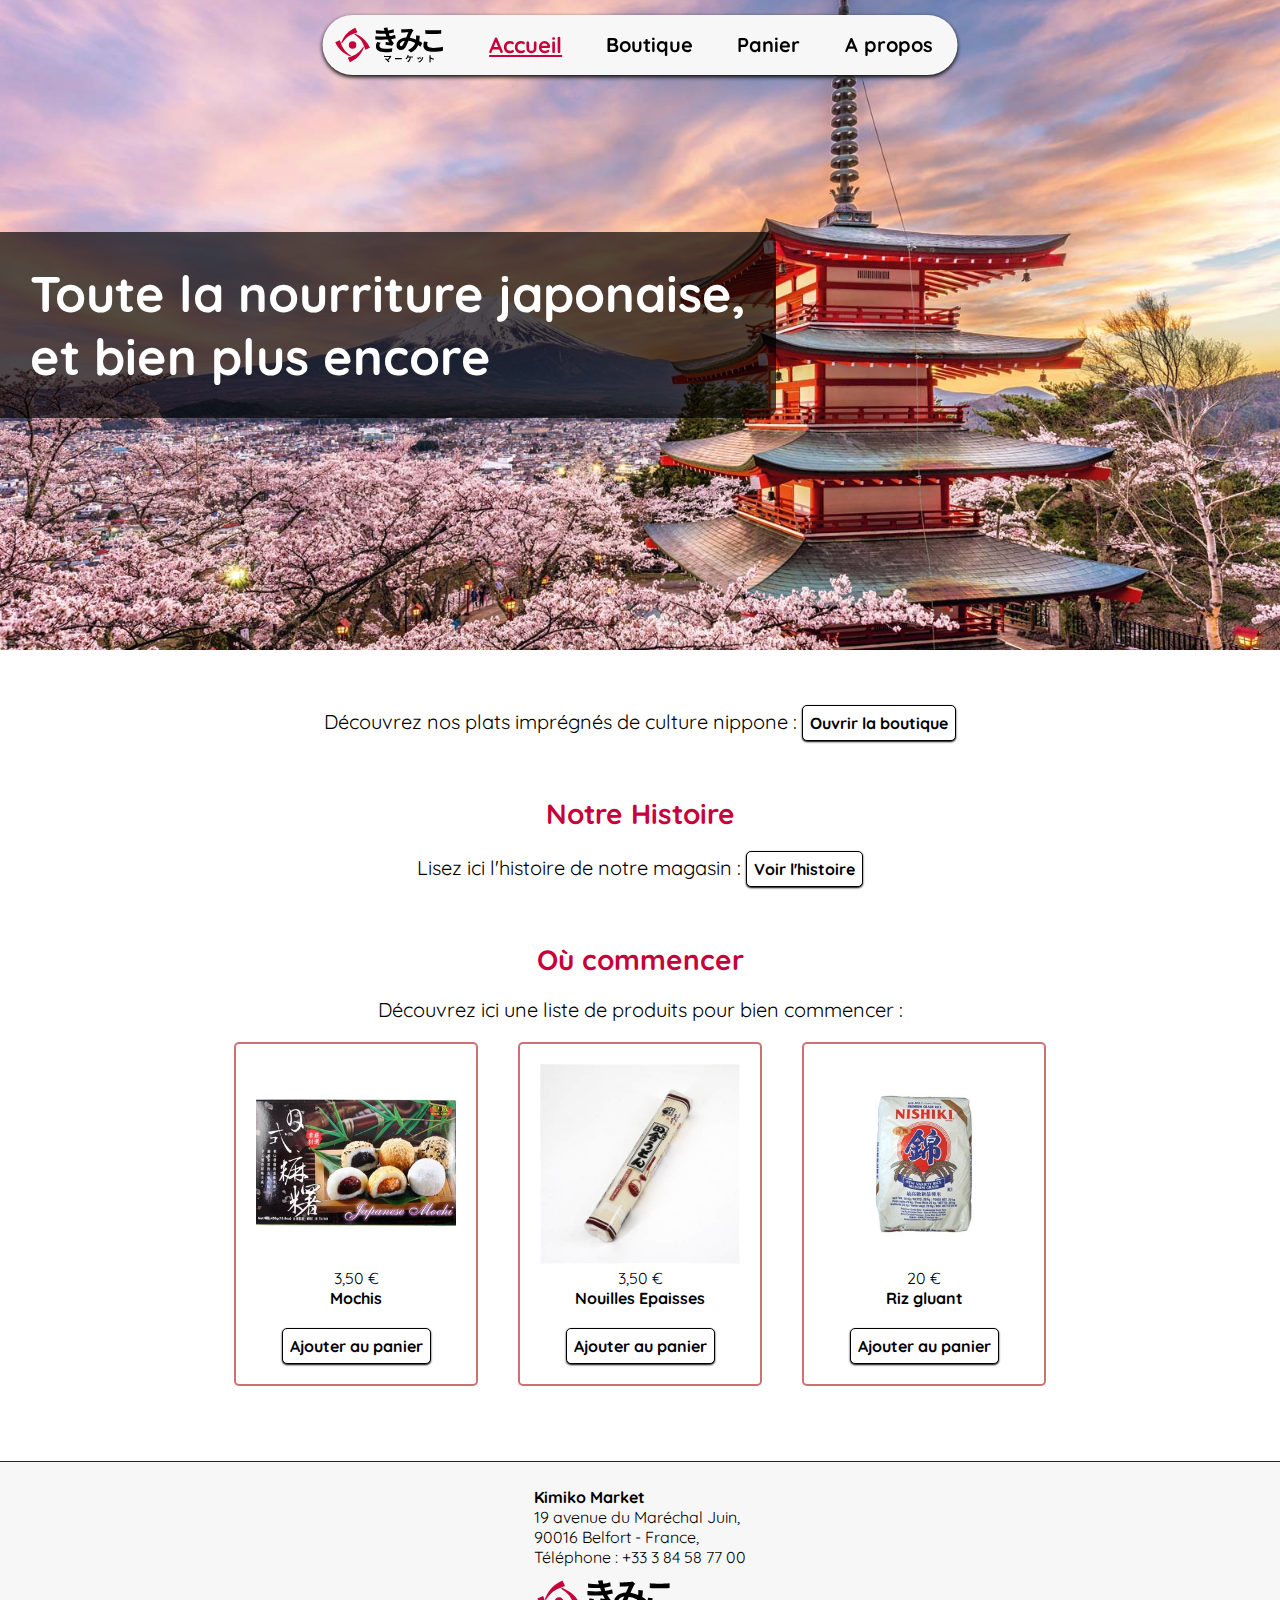
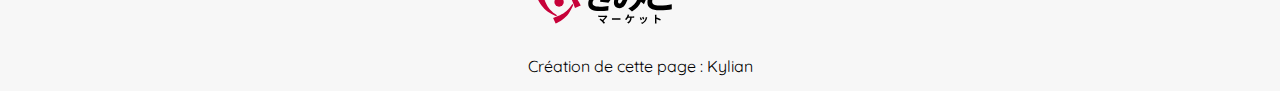
<file: index.html>
<!DOCTYPE html>
<html lang="fr">
<head>
    <meta charset="UTF-8">
    <meta name="viewport" content="width=device-width, initial-scale=1.0">
    <title>Accueil - Kimiko Market</title>
    <link rel="stylesheet" href="header_footer.css">
    <link rel="stylesheet" href="index.css">
    <link rel="preconnect" href="https://fonts.googleapis.com">
    <link rel="preconnect" href="https://fonts.gstatic.com" crossorigin>
    <link rel="icon" href="images/logos/favicon.ico"/>
    <link href="https://fonts.googleapis.com/css2?family=Quicksand:wght@300..700&display=swap" rel="stylesheet">
</head>
<body>
    <header>
        <nav class="nav-bar">
           <ul class="list">
                <li class="elem-list"><a href="index.html" class="links"><img src="images/logos/logo-classic.svg" alt="Logo kimiko market" id="icon"></a></li>
                <li class="elem-list"><a href="index.html" class="links active-page">Accueil</a></li>
                <li class="elem-list"><a href="boutique.html" class="links">Boutique</a></li>
                <li class="elem-list"><a href="panier.html" class="links">Panier</a></li>
                <li class="elem-list"><a href="a_propos.html" class="links">A propos</a></li>
            </ul>
        </nav>
    </header>

    <main>
        <section class="baniere">
            <div class="texte-baniere">
                <h1>Toute la nourriture japonaise,<br>et bien plus encore</h1>
            </div>
        </section>

        <section>
            <ul class="propos_list">
                <li class="propos_elem-list">
                    <div class="text-elem">
                        Découvrez nos plats imprégnés de culture nippone : <a href="boutique.html"><button>Ouvrir la boutique</button></a>
                    </div>
                </li>

                <li class="propos_elem-list">
                    <div class="titre-elem">Notre Histoire</div><br>
                    <div class="text-elem">
                        Lisez ici l'histoire de notre magasin : <a href="a_propos.html"><button>Voir l'histoire</button></a>
                    </div>
                </li>

                <li class="propos_elem-list">
                    <div class="titre-elem">Où commencer</div><br>
                    <div class="text-elem">
                        Découvrez ici une liste de produits pour bien commencer :
                    </div>
                    <div class="grid">            
                        <div class="food-card" id="mochis">
                            <img src="images/boutique/mochis.jpg" alt="mochis">
                            <p>3,50 &#8364;</p>
                            <h4>Mochis</h4><br>
                            <button class="add-to-cart">Ajouter au panier</button>
                        </div>
            
                        <div class="food-card">
                            <img src="images/boutique/nouilles.jpg" alt="mochis">
                            <p>3,50 &#8364;</p>
                            <h4>Nouilles Epaisses</h4><br>
                            <button class="add-to-cart">Ajouter au panier</button>
                        </div>
            
                        <div class="food-card">
                            <img src="images/boutique/riz_gluant.jpg" alt="riz_gluant">
                            <p>20 &#8364;</p>
                            <h4>Riz gluant</h4><br>
                            <button class="add-to-cart">Ajouter au panier</button>
                        </div>
                    </div>
                </li>
            </ul>
        </section>
    </main>

    <footer>
        <ul class="infos">
            <li class="elem_infos">
                <b>Kimiko Market</b><br>
                19 avenue du Maréchal Juin,<br>
                90016 Belfort - France,<br>
                Téléphone : +33 3 84 58 77 00<br>
                <a href="https://github.com/benj-ruy/ProjetDevWeb_C2_G3.github.io"><img src="images/logos/logo-classic.svg" alt="Logo Kimiko Market"></a>
            </li>
        </ul>
        <div class="creation_page">Création de cette page : Kylian</div>
    </footer>
</body>
</html>
</file>
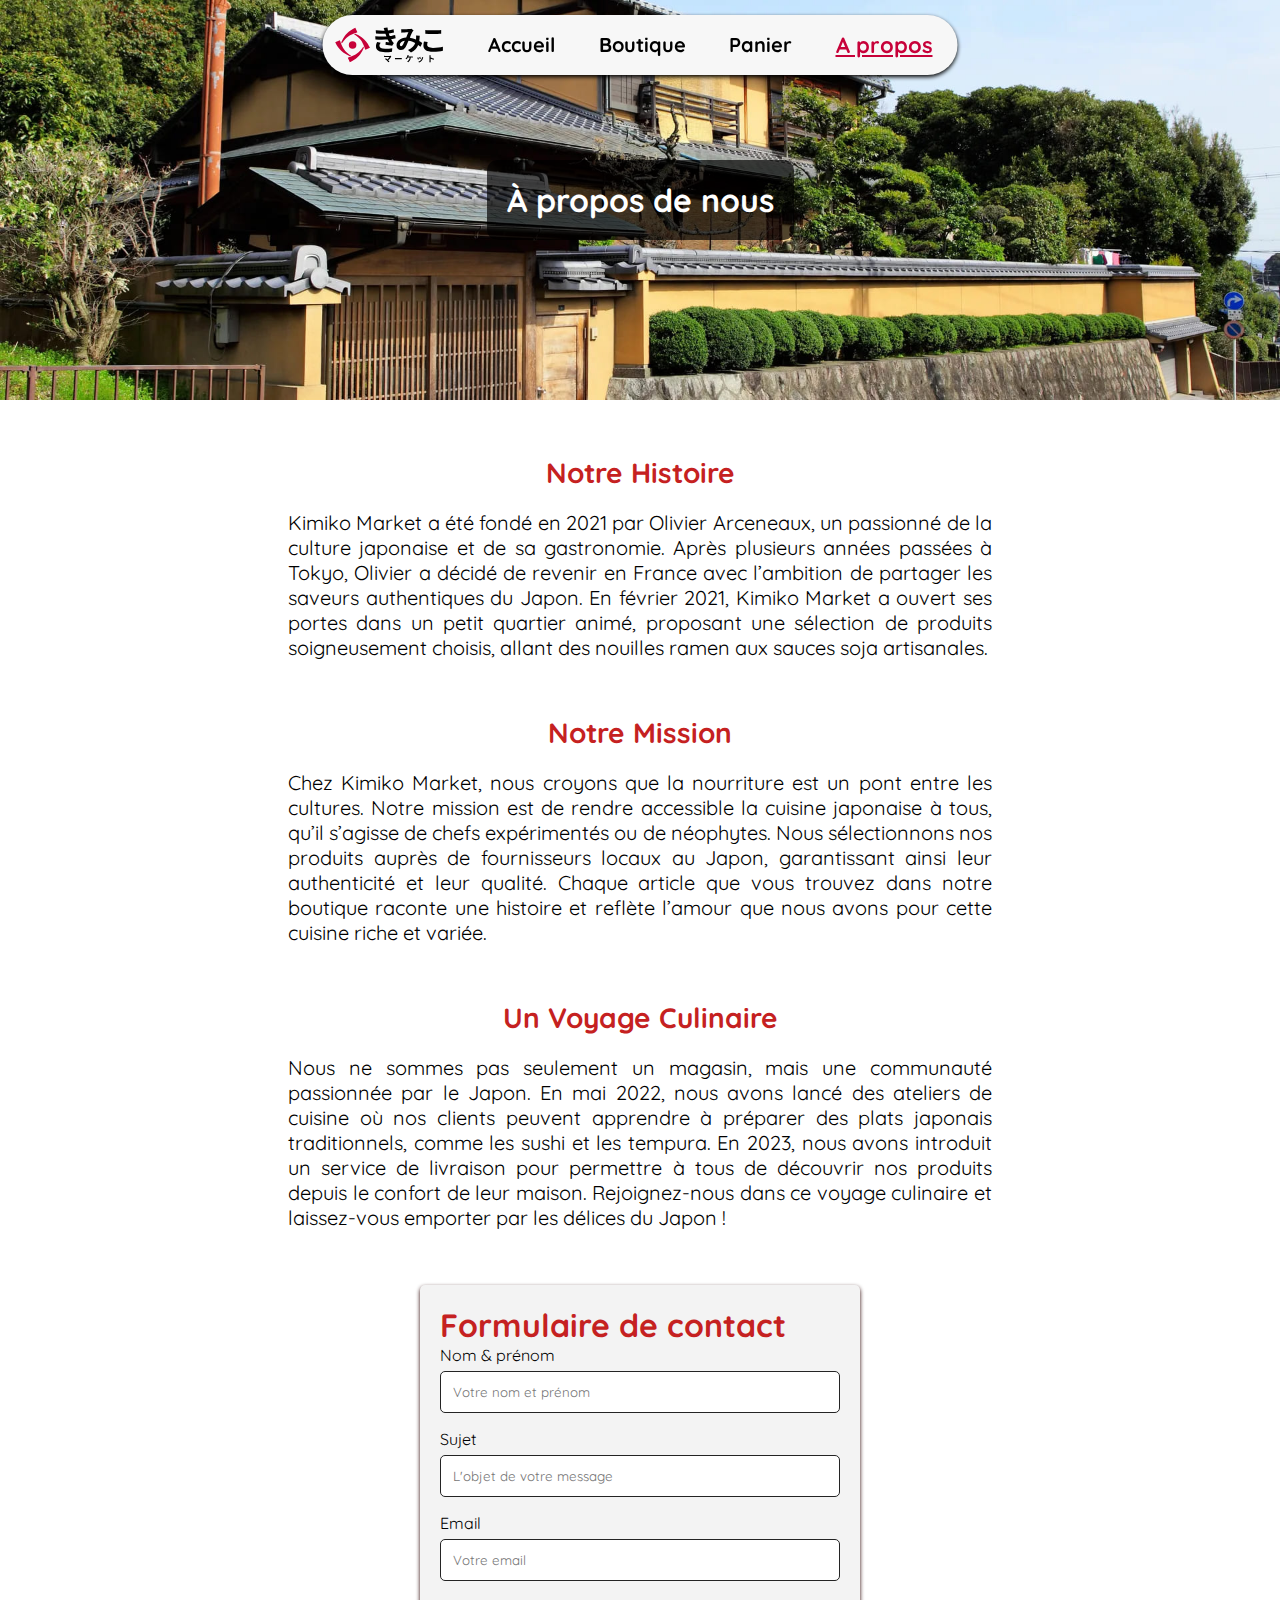
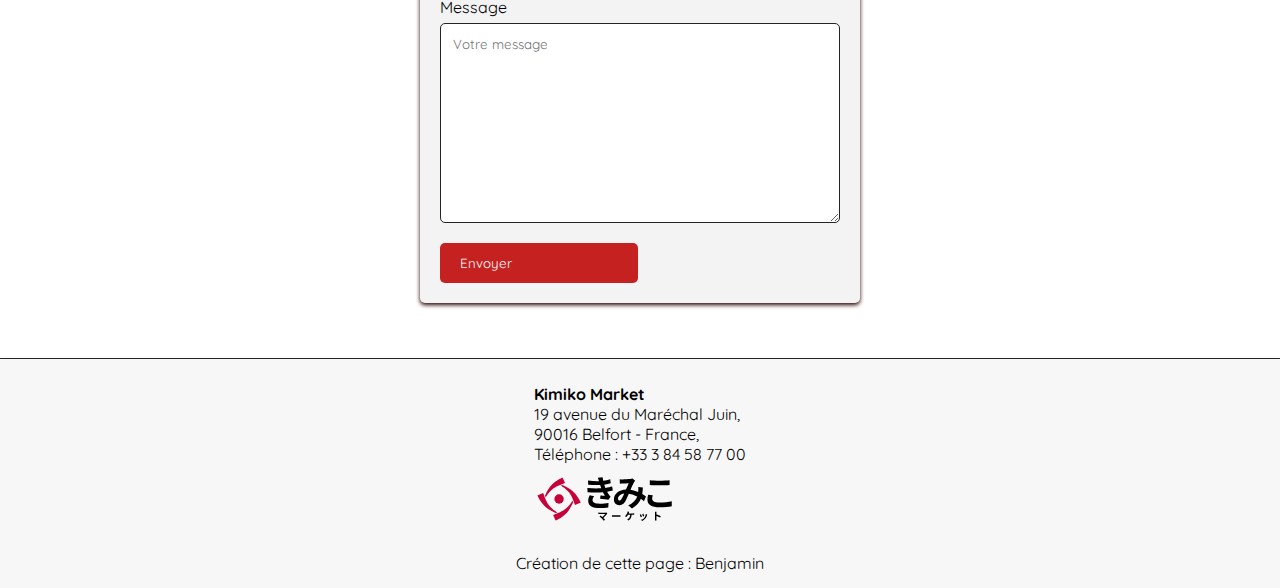
<file: a_propos.html>
<!DOCTYPE html>
<html lang="fr">
<head>
    <meta charset="UTF-8">
    <meta name="viewport" content="width=device-width, initial-scale=1.0">
    <title>À propos - Kimiko Market</title>
    <link rel="stylesheet" href="header_footer.css">
    <link rel="stylesheet" href="a_propos.css">
    <link rel="preconnect" href="https://fonts.googleapis.com">
    <link rel="preconnect" href="https://fonts.gstatic.com" crossorigin>
    <link rel="icon" href="images/logos/favicon.ico"/>
    <link href="https://fonts.googleapis.com/css2?family=Quicksand:wght@300..700&display=swap" rel="stylesheet">
</head>
<body>

    <header>
        <nav class="nav-bar">
           <ul class="list">
                <li class="elem-list"><a href="index.html" class="links"><img src="images/logos/logo-classic.svg" alt="Logo kimiko market" id="icon"></a></li>
                <li class="elem-list"><a href="index.html" class="links">Accueil</a></li>
                <li class="elem-list"><a href="boutique.html" class="links">Boutique</a></li>
                <li class="elem-list"><a href="panier.html" class="links">Panier</a></li>
                <li class="elem-list"><a href="a_propos.html" class="links active-page">A propos</a></li>
            </ul>
        </nav>
    </header>

    <main>

        <div class="baniere">
            <div class="texte-baniere">
                <h1>À propos de nous</h1>
            </div>
        </div>

        <ul class="propos_list">
            <li class="propos_elem-list">
                <div class="titre-elem">Notre Histoire</div><br>
                <div class="text-elem">
                Kimiko Market a été fondé en 2021 par Olivier Arceneaux, un passionné de la culture japonaise et de sa gastronomie.
                 Après plusieurs années passées à Tokyo, Olivier a décidé de revenir en France avec l’ambition de partager les saveurs authentiques du Japon.
                 En février 2021, Kimiko Market a ouvert ses portes dans un petit quartier animé, proposant une sélection de produits soigneusement choisis, allant des nouilles ramen aux sauces soja artisanales.
                </div>
            </li>
            
            <li class="propos_elem-list">
                <div class="titre-elem">Notre Mission</div><br>
                <div class="text-elem">
                Chez Kimiko Market, nous croyons que la nourriture est un pont entre les cultures.
                 Notre mission est de rendre accessible la cuisine japonaise à tous, qu’il s’agisse de chefs expérimentés ou de néophytes.
                 Nous sélectionnons nos produits auprès de fournisseurs locaux au Japon, garantissant ainsi leur authenticité et leur qualité.
                 Chaque article que vous trouvez dans notre boutique raconte une histoire et reflète l’amour que nous avons pour cette cuisine riche et variée.
                </div>
            </li>
            
            <li class="propos_elem-list">
                <div class="titre-elem">Un Voyage Culinaire</div><br>
                <div class="text-elem">
                Nous ne sommes pas seulement un magasin, mais une communauté passionnée par le Japon. 
                 En mai 2022, nous avons lancé des ateliers de cuisine où nos clients peuvent apprendre à préparer des plats japonais traditionnels,
                 comme les sushi et les tempura. En 2023, nous avons introduit un service de livraison pour permettre à tous de découvrir nos produits depuis le confort de leur maison.
                 Rejoignez-nous dans ce voyage culinaire et laissez-vous emporter par les délices du Japon !
                </div>
            </li>
        </ul>

        <div class="formulaire">
            <div class="nom_formulaire"><h1>Formulaire de contact</h1></div>

              <label for="nom">Nom & prénom</label>
              <input type="text" id="fname" name="firstname" placeholder="Votre nom et prénom">
          
              <label for="sujet">Sujet</label>
              <input type="text" id="sujet" name="sujet" placeholder="L'objet de votre message">
          
              <label for="emailAddress">Email</label>
              <input id="emailAddress" type="email" name="email" placeholder="Votre email">
          
              <label for="subject">Message</label>
              <textarea id="subject" name="subject" placeholder="Votre message" style="height:200px"></textarea>
          
              <input type="envoi" value="Envoyer">
          </div>

    </main>  

    <footer>
        <ul class="infos">
            <li class="elem_infos">
                <b>Kimiko Market</b><br>
                19 avenue du Maréchal Juin,<br>
                90016 Belfort - France,<br>
                Téléphone : +33 3 84 58 77 00<br>
                <a href="https://github.com/benj-ruy/ProjetDevWeb_C2_G3.github.io"><img src="images/logos/logo-classic.svg" alt="Logo Kimiko Market"></a>
            </li>
        </ul>
        <div class="creation_page">Création de cette page : Benjamin</div>
    </footer>

</body>
</html>
</file>
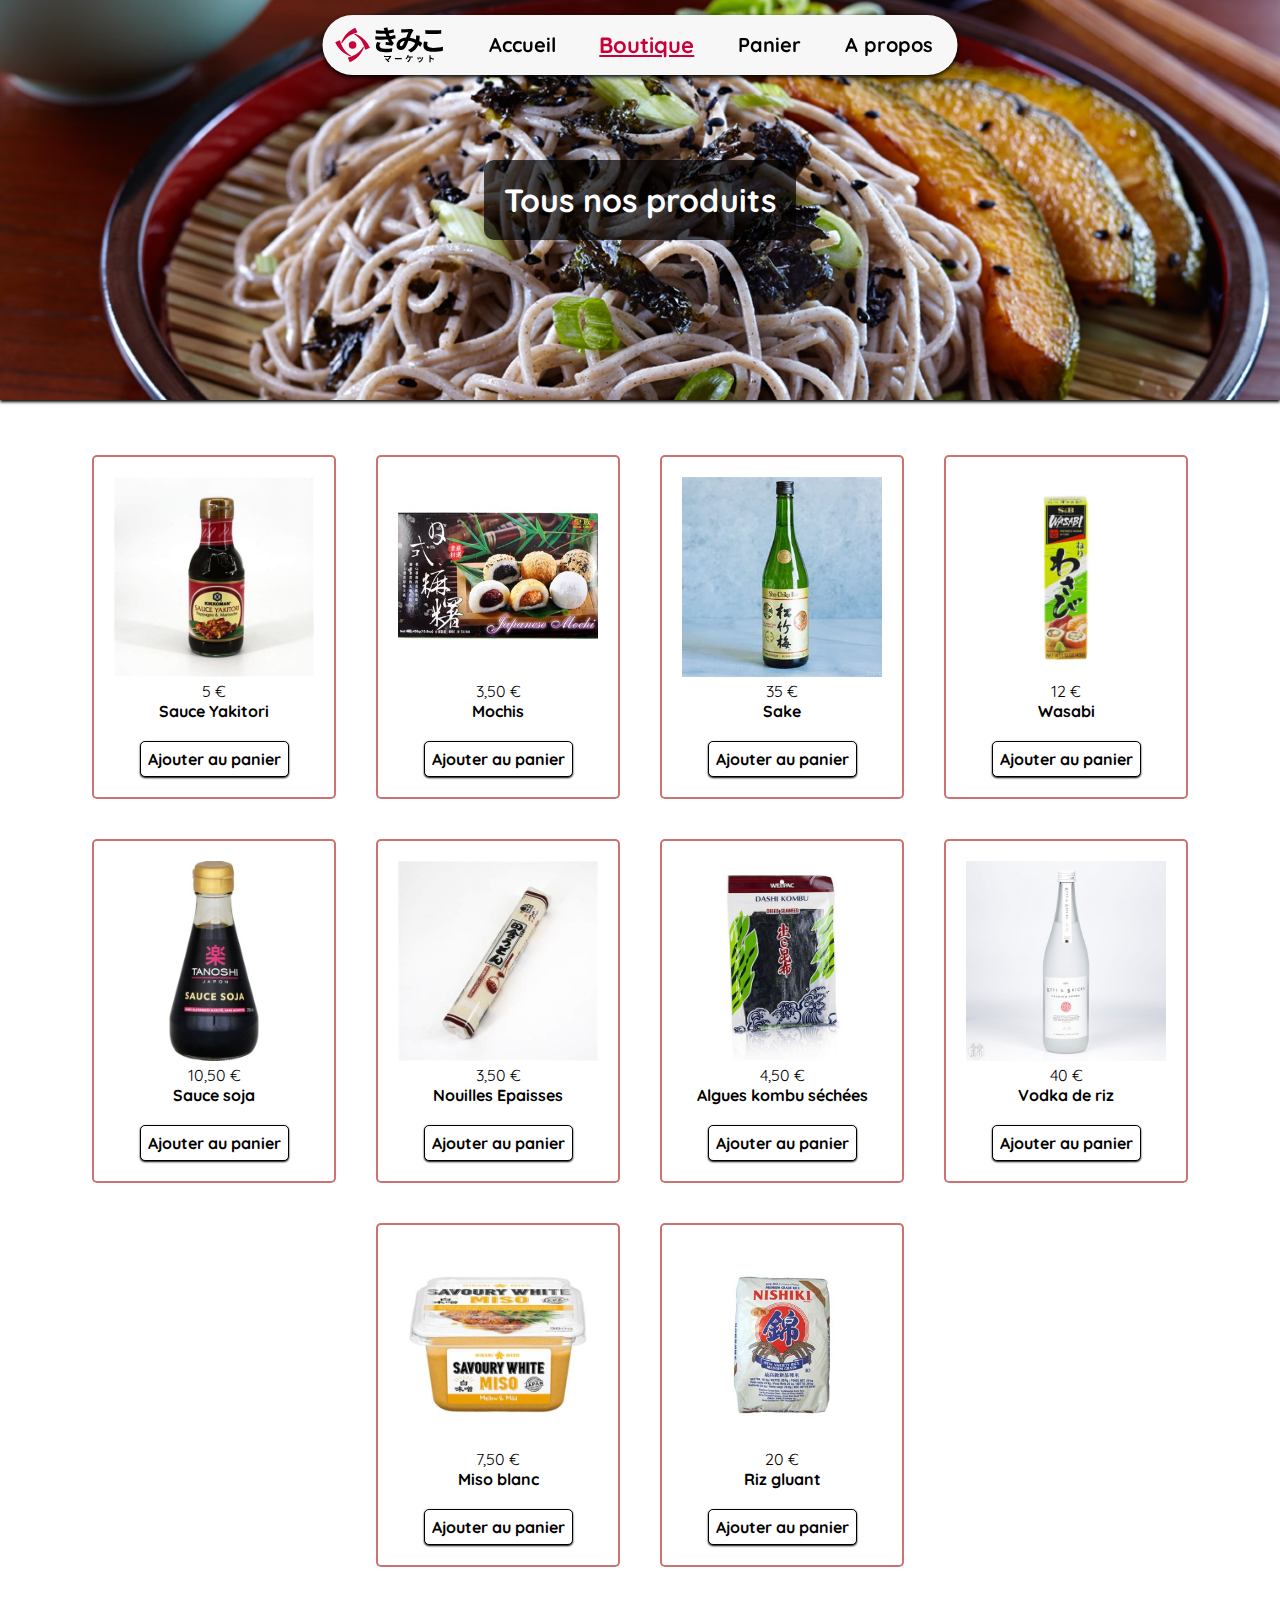
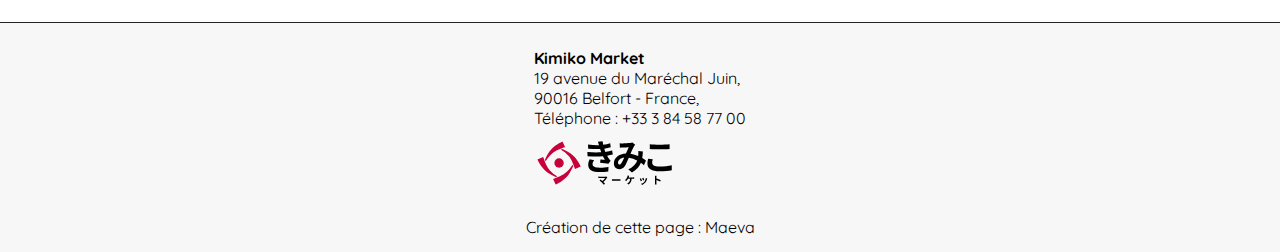
<file: boutique.html>
<!DOCTYPE html>
<html lang="fr">
<head>
    <meta charset="UTF-8">
    <meta name="viewport" content="width=device-width, initial-scale=1.0">
    <title>Boutique - Kimiko Market</title>
    <link rel="stylesheet" href="header_footer.css">
    <link rel="stylesheet" href="boutique.css">
    <link rel="icon" type="image/x-icon" href="/images/favicon.ico">
    <link rel="preconnect" href="https://fonts.googleapis.com">
    <link rel="preconnect" href="https://fonts.gstatic.com" crossorigin>
    <link rel="icon" href="images/logos/favicon.ico"/>
    <link href="https://fonts.googleapis.com/css2?family=Quicksand:wght@300..700&display=swap" rel="stylesheet">

</head>
<body>

    <header>
        <nav class="nav-bar">
           <ul class="list">
                <li class="elem-list"><a href="index.html" class="links"><img src="images/logos/logo-classic.svg" alt="Logo kimiko market" id="icon"></a></li>
                <li class="elem-list"><a href="index.html" class="links">Accueil</a></li>
                <li class="elem-list"><a href="boutique.html" class="links active-page">Boutique</a></li>
                <li class="elem-list"><a href="panier.html" class="links">Panier</a></li>
                <li class="elem-list"><a href="a_propos.html" class="links">A propos</a></li>
            </ul>
        </nav>
    </header>

    <main>
        <div class="baniere">
            <div class="texte-baniere">
                <h1>Tous nos produits</h1>
            </div>
        </div>

        <div class="grid">
            <div class="food-card" id="dango_mochi">
                <img src="images/boutique/sauce_yakitori.jpg" alt="dango_mochi">
                <p>5 &#8364;</p>
                <h4>Sauce Yakitori</h4><br>
                <button class="add-to-cart">Ajouter au panier</button>
            </div>

            <div class="food-card" id="mochis">
                <img src="images/boutique/mochis.jpg" alt="mochis">
                <p>3,50 &#8364;</p>
                <h4>Mochis</h4><br>
                <button class="add-to-cart">Ajouter au panier</button>
            </div>

            <div class="food-card">
                <img src="images/boutique/sake.jpg" alt="mochis">
                <p>35 &#8364;</p>
                <h4>Sake</h4><br>
                <button class="add-to-cart">Ajouter au panier</button>
            </div>

            <div class="food-card">
                <img src="images/boutique/wasabi.jpg" alt="mochis">
                <p>12 &#8364;</p>
                <h4>Wasabi</h4><br>
                <button class="add-to-cart">Ajouter au panier</button>
            </div>

            <div class="food-card">
                <img src="images/boutique/sauce_soja.jpg" alt="mochis">
                <p>10,50 &#8364;</p>
                <h4>Sauce soja</h4><br>
                <button class="add-to-cart">Ajouter au panier</button>
            </div>

            <div class="food-card">
                <img src="images/boutique/nouilles.jpg" alt="mochis">
                <p>3,50 &#8364;</p>
                <h4>Nouilles Epaisses</h4><br>
                <button class="add-to-cart">Ajouter au panier</button>
            </div>

            <div class="food-card">
                <img src="images/boutique/algues_kombu_sechee.jpg" alt="mochis">
                <p>4,50 &#8364;</p>
                <h4>Algues kombu séchées</h4><br>
                <button class="add-to-cart">Ajouter au panier</button>
            </div>

            <div class="food-card">
                <img src="images/boutique/vodka_de_riz.jpg" alt="mochis">
                <p>40 &#8364;</p>
                <h4>Vodka de riz</h4><br>
                <button class="add-to-cart">Ajouter au panier</button>
            </div>

            <div class="food-card">
                <img src="images/boutique/miso_blanc.jpg" alt="mochis">
                <p>7,50 &#8364;</p>
                <h4>Miso blanc</h4><br>
                <button class="add-to-cart">Ajouter au panier</button>
            </div>

            <div class="food-card">
                <img src="images/boutique/riz_gluant.jpg" alt="riz_gluant">
                <p>20 &#8364;</p>
                <h4>Riz gluant</h4><br>
                <button class="add-to-cart">Ajouter au panier</button>
            </div>
        </div>
    </main>

    <footer>
        <ul class="infos">
            <li class="elem_infos">
                <b>Kimiko Market</b><br>
                19 avenue du Maréchal Juin,<br>
                90016 Belfort - France,<br>
                Téléphone : +33 3 84 58 77 00<br>
                <a href="https://github.com/benj-ruy/ProjetDevWeb_C2_G3.github.io"><img src="images/logos/logo-classic.svg" alt="Logo Kimiko Market"></a>
            </li>
        </ul>
        <div class="creation_page">Création de cette page : Maeva</div>
    </footer>

</body>
</html>
</file>
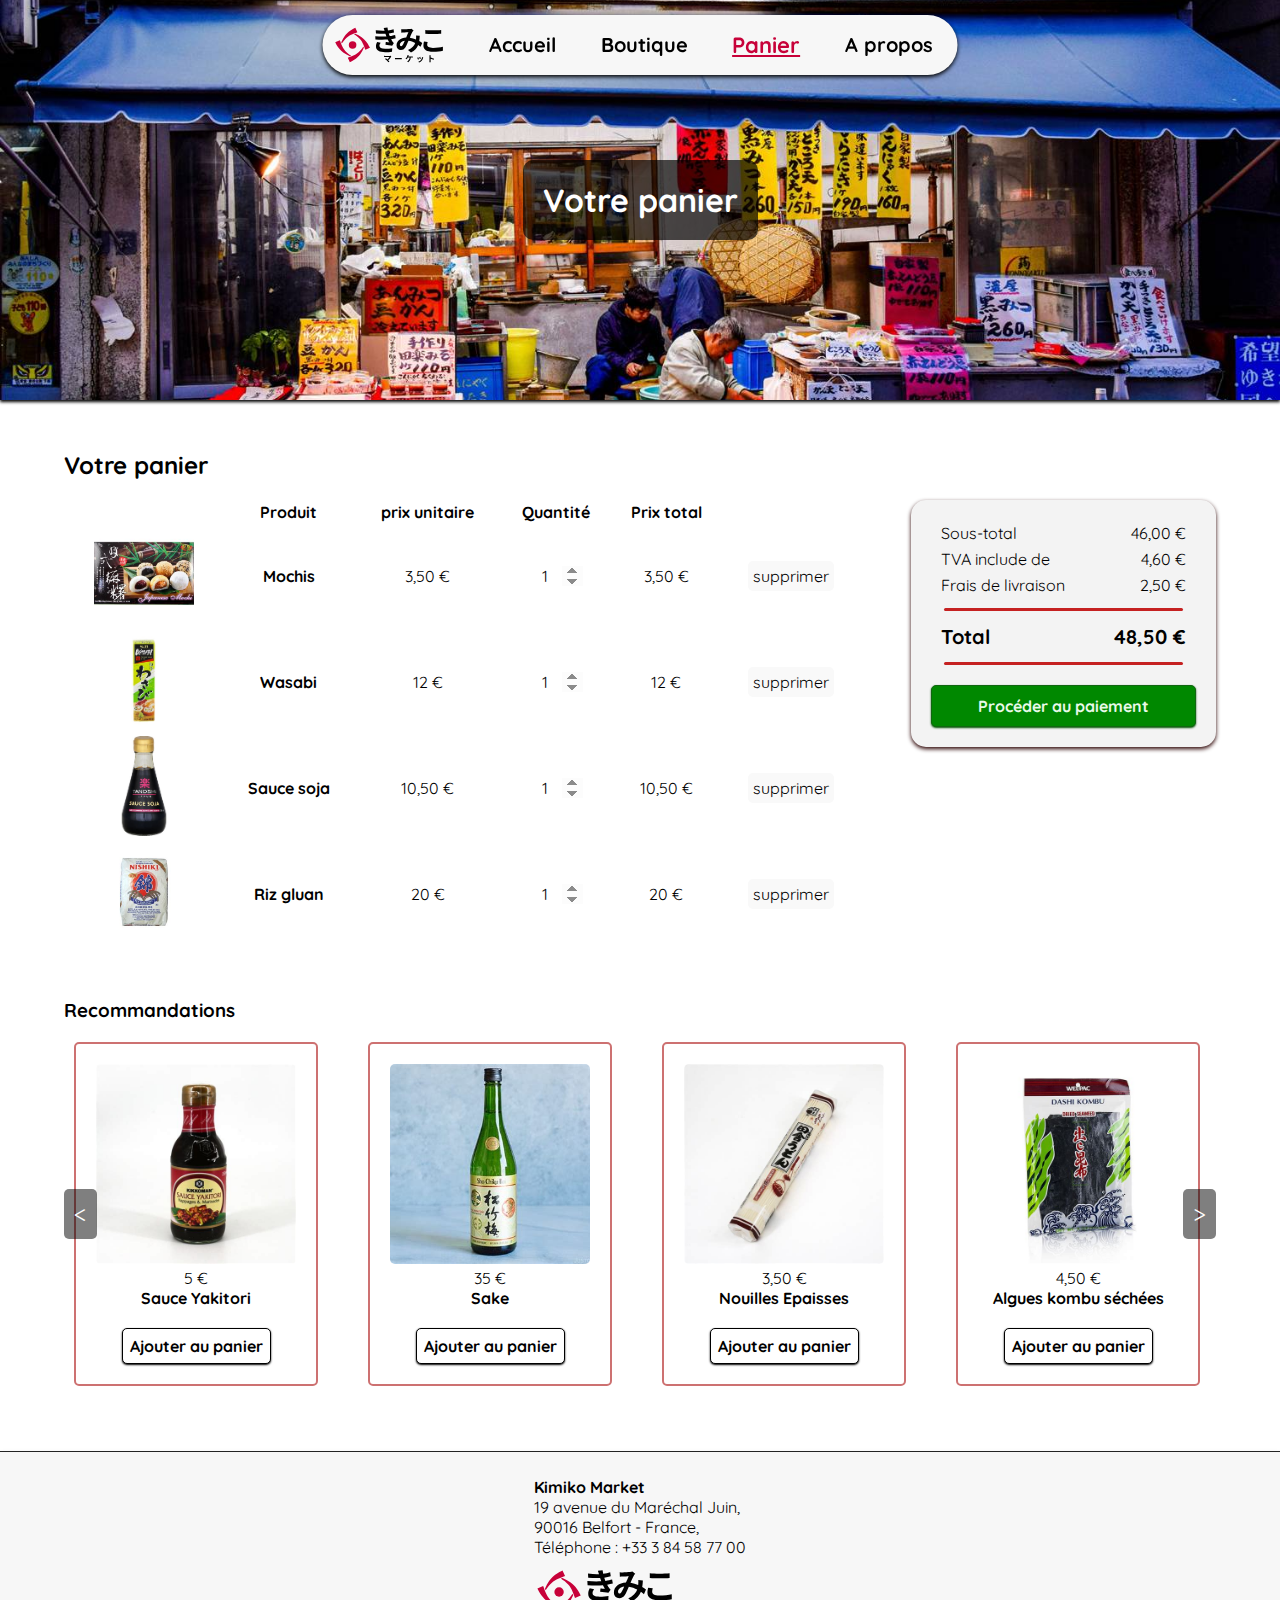
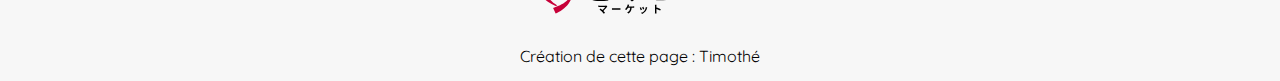
<file: panier.html>
<!DOCTYPE html>
<html lang="fr">
<head>
    <meta charset="UTF-8">
    <meta name="viewport" content="width=device-width, initial-scale=1.0">
    <title>Panier - Kimiko Market</title>
    <link rel="stylesheet" href="header_footer.css">
    <link rel="stylesheet" href="panier.css">
    <link rel="icon" type="image/x-icon" href="/images/favicon.ico">
    <link rel="preconnect" href="https://fonts.googleapis.com">
    <link rel="preconnect" href="https://fonts.gstatic.com" crossorigin>
    <link rel="icon" href="images/logos/favicon.ico"/>
    <link href="https://fonts.googleapis.com/css2?family=Quicksand:wght@300..700&display=swap" rel="stylesheet">
</head>

<body>
    <header>
        <nav class="nav-bar">
           <ul class="list">
                <li class="elem-list"><a href="index.html" class="links"><img src="images/logos/logo-classic.svg" alt="Logo kimiko market" id="icon"></a></li>      
                <li class="elem-list"><a href="index.html" class="links">Accueil</a></li>
                <li class="elem-list"><a href="boutique.html" class="links">Boutique</a></li>
                <li class="elem-list"><a href="panier.html" class="links active-page">Panier</a></li>
                <li class="elem-list"><a href="a_propos.html" class="links">A propos</a></li>
            </ul>
        </nav>
    </header>
    
    <main>
        <div class="baniere">
            <div class="texte-baniere">
                <h1>Votre panier</h1>
            </div>
        </div>
        
        <section id="panier">
            <h2>Votre panier</h2>
            <div class="panier-container">
                <table class="produits">
                    <thead>
                        <tr>
                            <th></th>
                            <th>Produit</th>
                            <th>prix unitaire</th>
                            <th>Quantité</th>
                            <th>Prix total</th>
                            <th></th>
                        </tr>
                    </thead>
                    <tbody>
                        <tr class="food-panier">
                            <td><img src="images/boutique/mochis.jpg" alt="image du produit" class="img_produit"></td>
                            <td><h4>Mochis</h4></td>
                            <td class="prix">3,50</td>
                            <td> <input type="number" min="1" max="10" value="1" step="1" class="quantité" name="quantité"> </td>
                            <td class="prix">3,50</td>
                            <td><button class="supprimer"></button></td>
                        </tr>
                        
                        <tr class="food-panier">
                            <td><img src="images/boutique/wasabi.jpg" alt="image du produit" class="img_produit"></td>
                            <td><h4>Wasabi</h4></td>
                            <td class="prix">12</td>
                            <td> <input type="number" min="1" max="10" value="1" step="1" class="quantité" name="quantité"> </td>
                            <td class="prix">12</td>
                            <td><button class="supprimer"></button></td>
                        </tr>

                        <tr class="food-panier">
                            <td><img src="images/boutique/sauce_soja.jpg" alt="image du produit" class="img_produit"></td>
                            <td><h4>Sauce soja</h4></td>
                            <td class="prix">10,50</td>
                            <td> <input type="number" min="1" max="10" value="1" step="1" class="quantité" name="quantité"> </td>
                            <td class="prix">10,50</td>
                            <td><button class="supprimer"></button></td>
                        </tr>

                        <tr class="food-panier">
                            <td><img src="images/boutique/riz_gluant.jpg" alt="image du produit" class="img_produit"></td>
                            <td><h4>Riz gluan</h4></td>
                            <td class="prix">20</td>
                            <td> <input type="number" min="1" max="10" value="1" step="1" class="quantité" name="quantité"> </td>
                            <td class="prix">20</td>
                            <td><button class="supprimer"></button></td>
                        </tr>

                    </tbody>
                </table>

                <div class="summary">
                    <div id="sous-total" class="container-prix">
                        <p>Sous-total</p>
                        <p class="prix">46,00</p>
                    </div>
                    <div id="TVA" class="container-prix">
                        <p>TVA include de</p>
                        <p class="prix">4,60</p>
                    </div>
                    <div id="frais_livraison" class="container-prix">
                        <p>Frais de livraison</p>
                        <p class="prix">2,50</p>
                    </div>
                    <div class="separateur"></div>
                    <div id="total" class="container-prix">
                        <p>Total</p>
                        <p class="prix">48,50</p>
                    </div>
                    <div class="separateur"></div>
                    <button id="payer" class="valider">Procéder au paiement</button>
                </div>
            </div>
        </section>

        <section id="recommandation">
            <h3>Recommandations</h3>
            <div class="recommandations">
                <button class="scroll-button scroll-left" id="scrollLeft">&lt;</button>
                <button class="scroll-button scroll-right" id="scrollRight">&gt;</button>
                <div class="recommandation-container">
                    <div class="food-card" id="dango_mochi">
                        <img src="images/boutique/sauce_yakitori.jpg" alt="dango_mochi" class="img_produit">
                        <p class="prix">5</p>
                        <h4>Sauce Yakitori</h4><br>
                        <button class="add-to-cart">Ajouter au panier</button>
                    </div>
        
                    <div class="food-card">
                        <img src="images/boutique/sake.jpg" alt="mochis" class="img_produit">
                        <p class="prix">35</p>
                        <h4>Sake</h4><br>
                        <button class="add-to-cart">Ajouter au panier</button>
                    </div>
        
                    <div class="food-card">
                        <img src="images/boutique/nouilles.jpg" alt="mochis" class="img_produit">
                        <p class="prix">3,50</p>
                        <h4>Nouilles Epaisses</h4><br>
                        <button class="add-to-cart">Ajouter au panier</button>
                    </div>
        
                    <div class="food-card">
                        <img src="images/boutique/algues_kombu_sechee.jpg" alt="mochis" class="img_produit">
                        <p class="prix">4,50</p>
                        <h4>Algues kombu séchées</h4><br>
                        <button class="add-to-cart">Ajouter au panier</button>
                    </div>
        
                    <div class="food-card">
                        <img src="images/boutique/vodka_de_riz.jpg" alt="mochis" class="img_produit">
                        <p class="prix">40</p>
                        <h4>Vodka de riz</h4><br>
                        <button class="add-to-cart">Ajouter au panier</button>
                    </div>
        
                    <div class="food-card">
                        <img src="images/boutique/miso_blanc.jpg" alt="mochis" class="img_produit">
                        <p class="prix">7,50</p>
                        <h4>Miso blanc</h4><br>
                        <button class="add-to-cart">Ajouter au panier</button>
                    </div>
                </div>
            </div>
        </section>
                
    </main>

    <footer>
        <ul class="infos">
            <li class="elem_infos">
                <b>Kimiko Market</b><br>
                19 avenue du Maréchal Juin,<br>
                90016 Belfort - France,<br>
                Téléphone : +33 3 84 58 77 00<br>
                <a href="https://github.com/benj-ruy/ProjetDevWeb_C2_G3.github.io"><img src="images/logos/logo-classic.svg" alt="Logo Kimiko Market"></a>
            </li>
        </ul>
        <div class="creation_page">Création de cette page : Timothé</div>
    </footer>

    <script src="panier.js"></script>
</body>
</html>
</file>
<file: header_footer.css>
* {
    margin: 0;
    padding: 0;
    font-family: "Quicksand", sans-serif;
}

footer {
    background-color: #f7f7f7;
    border-top: 1px solid #242424;
    padding: 15px;
    box-shadow: 0 2px 5px rgba(0, 0, 0, 0.1);
    font-family: Tahoma, sans-serif;
}

@media (min-width: 900px ) {
    .nav-bar {
        width: 600px;
        height: 40px;
        position: fixed;
        top: 15px;
        left: 50%;
        transform: translateX(-50%);
        background-color: #f7f7f7;
        padding: 10px 25px 10px 10px;
        border-radius: 30px;
        box-shadow: 0 2px 4px black;
        transition: .25s;
        z-index: 10;
    }
    #icon {
        height: 40px;
        transition: .25s;
    }
    #icon:hover{
        scale: 1.1;
    }
    .list {
        height: 40px;
        display: flex;
        justify-content: space-between;
        list-style: none;
        align-items: center;
    }
    .elem-list {
        height: 40px;
        line-height: 40px;
    }
    .links {
        text-decoration: none;
        color: black;
        font-weight: bold;
        font-size: 20px;
        transition: 0.25s;
    }
    .links:hover{
        color: rgb(199, 1, 57); 
        font-size: 22px;
    }
    .active-page{
        color: rgb(199, 1, 57); 
        font-size: 22px;
        text-decoration: underline;
    }
    .infos{
        display: flex;
        flex-wrap: wrap;
        justify-content: center ;
        list-style: none;
        padding: 10px;
    }
    .elem_infos{
        margin-left: 25px;
        margin-right: 25px;
        color: black;
        display : inline;
    }
    
    .elem_infos img{
        margin-top: 10px;
        height: 50px;
    }
    .creation_page{
        color: black;
        display: flex;
        justify-content: space-around;
        margin-top: 15px;
    }
}

@media (max-width: 899px ) {
    header {
        position: fixed;
        z-index: 10;
        width: 100%;
        top: 0;
        border-bottom: 1px solid #242424;
    }
    main {
        padding-top: 179px;
    }
    .nav-bar {
        display: flex;
        flex-wrap: wrap;
        justify-content: space-around;
        align-items: center;
        background-color: #f7f7f7;
    }
    #icon {
        height: 50px;
        width: auto;
    }
    .list {
        padding-top : 5px;
        padding-bottom : 5px;
        height: 40px;
        justify-content: space-between;
        list-style: none;
        height:fit-content;
    }
    .elem-list {
        flex-basis: 20%;
        text-align: center;
        margin: 5px;
    }
    .links {
        text-decoration: none;
        color: black;
        font-weight: bold;
        transition: color 0.25s;
    }
    .links:hover{
        color:rgb(199, 1, 57); 
    }
    .active-page{
        color: rgb(199, 1, 57);
        font-size: 20px;
        text-decoration: underline;
    }
    .infos{
        list-style: none;
        justify-content: center ;
        padding: 0;
        display: flex;
        flex-wrap: wrap;
    }
    .elem_infos{
        color: black;
        align-items: center;
        margin: 20px;
    }
    .elem_infos img{
        margin-top: 10px;
        height: 50px;
    }
    .creation_page{
        color: black;
        display: flex;
        justify-content: space-around;
        margin-top: 15px;
    }
    
}
</file>
<file: index.css>
h1 {
    font-size: 50px;
}

.baniere{
    height: 650px;
    position: relative;
    display: flex;
    align-items: center;
    justify-content: flex;
    background-image: url(images/accueil/banniere.jpg);
    background-size: cover;
    background-position: center;
    object-fit: cover;
}



.texte-baniere{
    background-color: rgba(0, 0, 0, 0.678);
    color: rgb(255, 255, 255);
    padding: 30px;
    border-top-right-radius: 10px;
    border-bottom-right-radius: 10px;
}

.propos_list{
    display: center;
    align-items: center;
    justify-content: space-around;
    list-style: none;
    padding-bottom: 55px;
}

.propos_elem-list{
    padding-top: 55px;
    width: 100%;
    font-weight: 400;
    text-align: center;
}

.titre-elem{
    font-weight: bold;
    text-align: center;
    font-size: 28px;
    color: rgb(199, 1, 57);
}

.text-elem{
    position: relative;
    font-size: 20px;
    text-align: center;
    text-justify: auto;
}

.grid{
    display: flex;
    flex-wrap: wrap;
    justify-content: center;
    padding: 20px;
    gap: 40px;
}

.food-card{
    padding: 20px;
    border: solid 2px rgba(165, 0, 0, 0.555);
    text-align: center;
    border-radius: 5px;
    background-color: white;
}

.food-card img{
    height: 200px;
    width: 200px;
    object-fit: cover;
}

button{
    padding: 7px;
    font-weight: bold;
    font-size: medium;
    border: solid 1px black;
    background-color: white;
    transition: 0.25s;
    border-radius: 5px;
    box-shadow: 0 1px 2px;
}

button:hover{
    background-color: rgb(17, 17, 17);
    color: white;
    transition: 0.25s;
}

@media (min-width: 900px ) {
    .text-elem{
        width: 55%;
        left: 22.5%;
    }
}

@media (max-width: 899px ) {
    .text-elem{
        width: 90%;
        left: 5%;
    }

    .baniere{
        justify-content: center;
    }

    .texte-baniere{
        padding: 30px;
        border-radius: 10px;
        text-align: center;
    }

    h1 {
        font-size: 35px;
    }
}
</file>
<file: a_propos.css>
main {
    padding-bottom: 55px;
}

.baniere{
    height: 400px;
    position: relative;
    align-items: center;
    justify-content: center;
    display: flex;
    background-image: url(images/a_propos/banniere.jpg);
    background-size: cover;
    background-position: center;
    object-fit: cover;
}

.texte-baniere{
    background-color: rgba(0, 0, 0, 0.678);
    color: rgb(255, 255, 255);
    position: absolute;
    padding: 20px;
    border-radius: 10px;
}

.propos_list{
    display: center;
    align-items: center;
    justify-content: space-around;
    list-style: none;
}

.propos_elem-list{
    padding-top: 55px;
    width: 100%;
    font-weight: 400;
    text-align: center;
}

.titre-elem{
    font-weight: bold;
    text-align: center;
    font-size: 28px;
    color: rgb(197, 33, 33);
}

.text-elem{
    position: relative;
    font-size: 20px;
    text-align: justify;
    text-justify: auto;
}

@media (min-width: 900px ) {
    .text-elem{
        width: 55%;
        left: 22.5%;
    }
}

@media (max-width: 899px ) {
    .text-elem{
        width: 90%;
        left: 5%;
    }
}

.nom_formulaire {
    color: rgb(197, 33, 33)
}

input[type=text], textarea, input[type=email] {
    width: 100%;
    padding: 12px;
    border: 1px solid #242424;
    background-color: rgb(255, 255, 255);
    border-radius: 5px;
    box-sizing: border-box;
    margin-top: 6px;
    margin-bottom: 16px;
    margin-right: 0px;
    margin-left: 0px;
    resize: vertical;
}
  
input[type=envoi] {
    background-color: rgb(197, 33, 33);
    color: white;
    padding: 12px 20px;
    border: none;
    border-radius: 5px;
}
  
input[type=envoi]:hover {
    background-color: rgb(221, 53, 53);
}
  
.formulaire {
    box-sizing : border-box;
    border-radius:5px;
    box-shadow: 0 2px 4px rgb(42, 1, 1);
    background-color: rgb(243, 243, 243);
    padding:20px;
    width: 100%;
    max-width: 440px;
    margin: auto;
    margin-top: 55px;
}
</file>
<file: boutique.css>
.baniere{
    height: 400px;
    position: relative;
    align-items: center;
    justify-content: center;
    display: flex;
    background-image: url(images/boutique/banniere.jpg);
    background-size: cover;
    background-position: center;
    object-fit: cover;
    box-shadow: 0 2px 3px ;
}

.texte-baniere{
    background-color: rgba(0, 0, 0, 0.678);
    color: rgb(255, 255, 255);
    position: absolute;
    padding: 20px;
    border-radius: 10px;
}

.grid{
    display: flex;
    flex-wrap: wrap;
    justify-content: center;
    padding: 20px;
    gap: 40px;
    background-color: rgb(255, 255, 255);
    padding-top: 55px;
    padding-bottom: 55px;
}

.food-card{
    padding: 20px;
    border: solid 2px rgba(165, 0, 0, 0.555);
    text-align: center;
    border-radius: 5px;
    background-color: white;
}

.food-card img{
    height: 200px;
    width: 200px;
    object-fit: cover;
}

.add-to-cart{
    padding: 7px;
    font-weight: bold;
    font-size: medium;
    border: solid 1px black;
    background-color: white;
    transition: 0.25s;
    border-radius: 5px;
    box-shadow: 0 1px 2px;
}

.add-to-cart:hover{
    background-color: rgb(17, 17, 17);
    color: white;
    transition: 0.25s;
}
</file>
<file: panier.css>
h2, h3 {
    margin-top: 50px;
    margin-bottom: 20px;
}

main {
    padding-bottom: 55px;
}

.baniere{
    height: 400px;
    position: relative;
    align-items: center;
    justify-content: center;
    display: flex;
    background-image: url(images/panier/banniere.jpg);
    background-size: cover;
    background-position: center;
    object-fit: cover;
    box-shadow: 0 2px 3px;
}

.texte-baniere{
    background-color: rgba(0, 0, 0, 0.678);
    color: rgb(255, 255, 255);
    position: absolute;
    padding: 20px;
    border-radius: 10px;
}


section {
    width: 90%;
    margin: 0 auto;
}


.panier-container {
    display: flex;
    flex-direction: row;
    gap: 50px;
    width: 100%;
}


.produits {
    width: 90%;
    margin: 0 auto;
}

.food-panier .img_produit {
    height: 100px;
    width: 100px;
    border-radius: 5px;
    object-fit: cover;
}



td, th {
    text-align: center;
    margin: 0;
}

.quantité {
    text-align: center;
    border-radius: 5px;
    outline: 0px;
    border: 0px;
    padding: 5px;
    font-size: 16px;
    background-color: none;    
}

.quantité::-webkit-inner-spin-button,
.quantité::-webkit-outer-spin-button {
    cursor: pointer;
    opacity: 1;
    padding: 3px;
}

.quantité:focus {
    outline: 0px;
    border: 0px;
}

.supprimer::after {
    content: "supprimer";
}

.supprimer {
    cursor: pointer;
    border-radius: 5px;
    outline: 0px;
    border: 0px;
    padding: 5px;
    font-size: 16px;
    background-color: #f9f9f9;  
    transition: .25s;  
}

.supprimer:hover {
    background-color: #edc3c3;
    box-shadow: 0 1px 2px #200;
}




.summary {
    display: block;
    background-color: rgb(243, 243, 243);
    width: 30%;
    min-width: 250px;
    max-width: 450px;
    height: fit-content;
    padding: 20px;
    border-radius: 15px;
    box-shadow: 0 2px 4px rgb(42, 1, 1);
}

.summary .container-prix {
    display: flex;
    flex-direction: row;
    justify-content: space-between;
    padding: 3px 10px;
}

.separateur {
    width: 90%;
    height: 3px;
    border-radius: 5px;
    margin: 10px auto;
    background-color: rgb(197, 33, 33);
}

#total {
    font-weight: bold;
    font-size: 20px;
}

#payer {
    margin-top: 10px;
    width: 100%;
    padding: 10px;
    font-size: 16px;
    font-weight: bold;
    border-radius: 5px;
    border: 1px solid #116611;
    background-color: #008800;
    color: #e9f9e9;
    box-shadow: 0 1px 2px #055505;

    transition: .25s;
}

#payer:hover {
    background-color: #e9f9e9;
    color: #008800;
}

.recommandations {
    position: relative; 
}

.recommandation-container {
    margin: 10px;
    display: flex;
    flex-direction: row;
    gap: 50px;
    width: 100%;

    overflow-x: auto;
    -webkit-overflow-scrolling: touch;
    scroll-snap-type: x mandatory;
    scroll-behavior: smooth;
}

.recommandation-container::-webkit-scrollbar {
    height: 8px;
}

.recommandation-container::-webkit-scrollbar-thumb {
    background-color: #888;
    border-radius: 4px;
}

.scroll-button {
    position: absolute;
    top: 50%;
    transform: translateY(-50%);
    font-size: 24px;
    background-color: rgba(0, 0, 0, 0.5);
    color: white;
    border-radius: 5px;
    border: none;
    padding: 10px;
    cursor: pointer;
    z-index: 10;
}

.scroll-left {
    left: 0;
}

.scroll-right {
    right: 0;
}

.scroll-button:hover {
    background-color: rgba(0, 0, 0, 0.8);
}




.food-card {
    padding: 20px;
    border: solid 2px rgba(165, 0, 0, 0.555);
    border-radius: 5px;
    text-align: center;
}


.food-card .img_produit {
    height: 200px;
    width: 200px;
    border-radius: 5px;
    object-fit: cover;
}

.add-to-cart{
    padding: 7px;
    font-weight: bold;
    font-size: medium;
    border: solid 1px black;
    background-color: white;
    transition: 0.25s;
    border-radius: 5px;
    box-shadow: 0 1px 2px;
}

.add-to-cart:hover{
    background-color: rgb(17, 17, 17);
    color: white;
    transition: 0.25s;
}



.prix::after {
    content: " €";
}



@media (max-width: 900px) {

    .panier-container {
        flex-direction: column;
        gap: 20px;
    }

    .summary {
        width: 80%;
        margin: 10px auto;
    }

    .supprimer {
        font-size: 13px;
        color: #be4040;
    }

    .supprimer::after {
        content: "X";
    }
}

@media screen and (max-width: 500px) {
    section {
        padding: 10px;
    }

    .produits * {
        font-size: 14px;
        margin: 0;
    }
    .food-panier .img_produit {
        height: 70px;
        width: 70px;
    }

    .quantité {
        padding: 1px; 
    }

    .quantité::-webkit-inner-spin-button,
    .quantité::-webkit-outer-spin-button {
        display: none;
    }

    .summary {
        min-width: 200px;
    }

    .separateur {
        height: 2px;
        margin: 3px auto;
    }
    
    #payer {
        margin-top: 3px;
        padding: 3px;
    }
}
</file>
